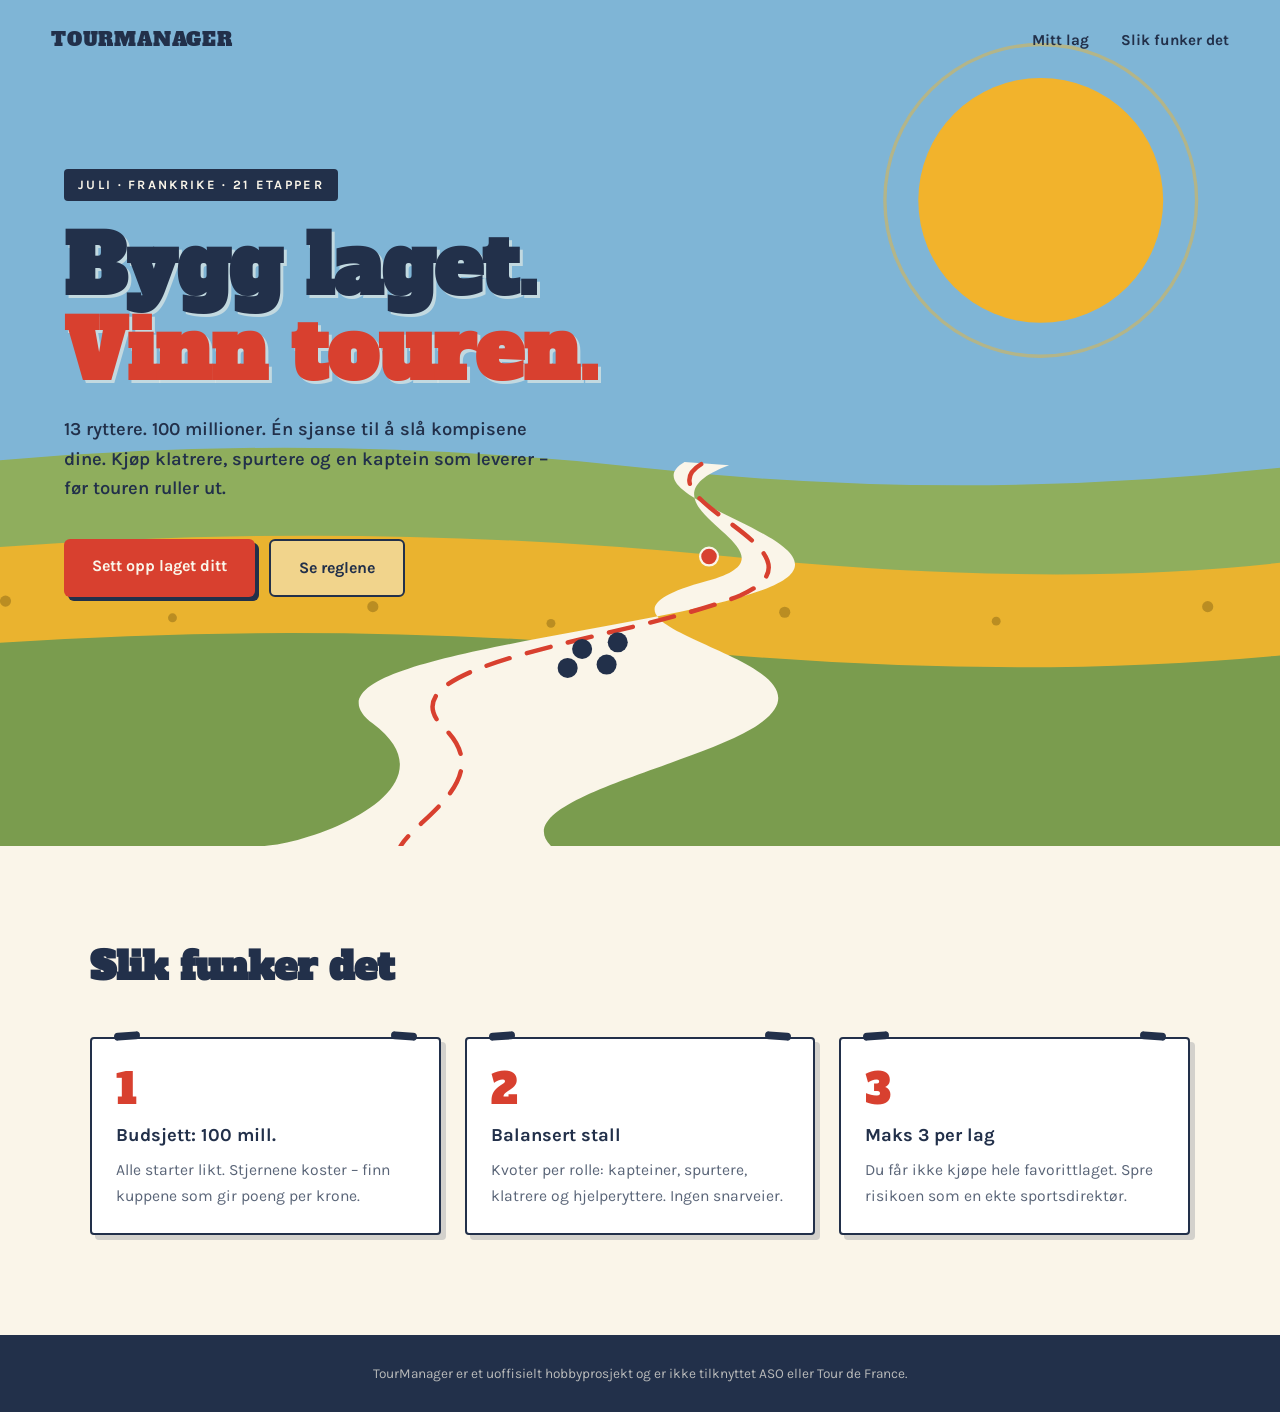
<file: src/main/resources/static/index.html>
<!DOCTYPE html>
<html lang="no">
<head>
  <meta charset="UTF-8">
  <meta name="viewport" content="width=device-width, initial-scale=1.0">
  <title>TourManager – Fantasy for Tour de France</title>
  <link rel="preconnect" href="https://fonts.googleapis.com">
  <link rel="preconnect" href="https://fonts.gstatic.com" crossorigin>
  <link href="https://fonts.googleapis.com/css2?family=Alfa+Slab+One&family=Karla:wght@400;600;700&display=swap" rel="stylesheet">
  <link rel="stylesheet" href="css/felles.css">
  <link rel="stylesheet" href="css/forside.css">
</head>
<body>

<header class="topplinje">
  <span class="logo">TOURMANAGER</span>
  <nav>
    <a href="lag.html">Mitt lag</a>
    <a href="#slik-funker-det">Slik funker det</a>
  </nav>
</header>

<main class="hero">

  <!-- Bakgrunn: sommerdag, sol, åkre og vei som snor seg mot horisonten -->
  <div class="plakat-bakgrunn" aria-hidden="true">
    <svg viewBox="0 0 1440 760" preserveAspectRatio="xMidYMax slice">
      <!-- Sol -->
      <circle class="sol" cx="1080" cy="180" r="110"/>
      <circle class="sol-ring" cx="1080" cy="180" r="140"/>

      <!-- Åsrygger / åkre i band -->
      <path class="aker aker-1" d="M0,430 Q360,380 720,420 T1440,400 L1440,760 L0,760 Z"/>
      <path class="aker aker-2" d="M0,505 Q400,460 800,500 T1440,480 L1440,760 L0,760 Z"/>
      <path class="aker aker-3" d="M0,590 Q380,550 760,585 T1440,570 L1440,760 L0,760 Z"/>

      <!-- Solsikkeprikker i det gule feltet -->
      <g class="solsikker">
        <circle cx="150" cy="540" r="5"/><circle cx="300" cy="555" r="4"/>
        <circle cx="480" cy="545" r="5"/><circle cx="640" cy="560" r="4"/>
        <circle cx="850" cy="550" r="5"/><circle cx="1040" cy="558" r="4"/>
        <circle cx="1230" cy="545" r="5"/><circle cx="1380" cy="556" r="4"/>
      </g>

      <!-- Veien: snor seg fra horisonten og ut mot betrakteren -->
      <path class="vei"
        d="M760,415 C700,450 940,490 830,530 C720,570 400,590 480,650 C560,710 420,760 380,760
           L640,760 C600,720 760,690 820,655 C930,590 620,565 780,522 C880,495 700,455 800,418 Z"/>
      <path class="vei-stripe"
        d="M775,417 C720,450 900,495 810,535 C710,575 480,595 545,655 C590,700 520,735 505,760"/>

      <!-- Pelotonen: små ryttere på vei mot mål -->
      <g class="peloton">
        <circle cx="700" cy="577" r="9"/>
        <circle cx="668" cy="583" r="9"/>
        <circle cx="690" cy="597" r="9"/>
        <circle cx="655" cy="600" r="9"/>
        <!-- utbryteren i gult -->
        <circle class="utbryter" cx="782" cy="500" r="8"/>
      </g>
    </svg>
  </div>

  <div class="hero-innhold">
    <p class="etappe-merke">Juli · Frankrike · 21 etapper</p>
    <h1>Bygg laget.<br><span class="rod">Vinn touren.</span></h1>
    <p class="ingress">
      13 ryttere. 100 millioner. Én sjanse til å slå kompisene dine.
      Kjøp klatrere, spurtere og en kaptein som leverer – før touren ruller ut.
    </p>
    <div class="knapper">
      <a class="knapp knapp-primar" href="lag.html">Sett opp laget ditt</a>
      <a class="knapp knapp-sekundar" href="#slik-funker-det">Se reglene</a>
    </div>
  </div>
</main>

<section id="slik-funker-det" class="regler">
  <h2>Slik funker det</h2>
  <div class="regel-grid">
    <!-- Regelkortene er stylet som startnummer -->
    <article class="regel-kort">
      <span class="startnummer">1</span>
      <h3>Budsjett: 100 mill.</h3>
      <p>Alle starter likt. Stjernene koster – finn kuppene som gir poeng per krone.</p>
    </article>
    <article class="regel-kort">
      <span class="startnummer">2</span>
      <h3>Balansert stall</h3>
      <p>Kvoter per rolle: kapteiner, spurtere, klatrere og hjelperyttere. Ingen snarveier.</p>
    </article>
    <article class="regel-kort">
      <span class="startnummer">3</span>
      <h3>Maks 3 per lag</h3>
      <p>Du får ikke kjøpe hele favorittlaget. Spre risikoen som en ekte sportsdirektør.</p>
    </article>
  </div>
</section>

<footer>
  <p>TourManager er et uoffisielt hobbyprosjekt og er ikke tilknyttet ASO eller Tour de France.</p>
</footer>

</body>
</html>
</file>
<file: src/main/resources/static/css/felles.css>
/* ============ TourManager – felles.css ============
   Delt av alle sider: palett, reset, basetypografi,
   toppmeny, filterchips og toast.
   Regel: brukes noe på mer enn én side, bor det her.
==================================================== */

:root {
  --himmel: #7FB5D6;
  --blekk: #22304A;
  --rod: #D8402F;
  --sol: #F2B32C;
  --eng: #8FAE5D;
  --eng-mork: #7A9C4E;
  --papir: #FAF5E9;
}

* { margin: 0; padding: 0; box-sizing: border-box; }

html { scroll-behavior: smooth; }

@media (prefers-reduced-motion: reduce) {
  html { scroll-behavior: auto; }
}

body {
  background: var(--papir);
  color: var(--blekk);
  font-family: 'Karla', sans-serif;
  line-height: 1.5;
}

/* ---------- Toppmeny (layout; farger settes per side) ---------- */

.topplinje {
  display: flex;
  justify-content: space-between;
  align-items: center;
  padding: 18px clamp(16px, 4vw, 64px);
}

.logo {
  font-family: 'Alfa Slab One', serif;
  font-size: 1.2rem;
  letter-spacing: 0.04em;
  color: inherit;
  text-decoration: none;
}

.topplinje nav a {
  color: inherit;
  text-decoration: none;
  font-weight: 700;
  font-size: 0.95rem;
  margin-left: 28px;
  border-bottom: 2px solid transparent;
  transition: border-color 0.15s;
}

.topplinje nav a:hover,
.topplinje nav a:focus-visible,
.topplinje nav a.aktiv { border-color: var(--rod); }

@media (max-width: 560px) {
  .topplinje nav a { margin-left: 16px; font-size: 0.85rem; }
}

/* ---------- Filterchips (brukes i markedet, gjenbrukbare) ---------- */

.filter-chip {
  background: #fff;
  border: 2px solid var(--blekk);
  color: var(--blekk);
  font-family: 'Karla', sans-serif;
  font-weight: 700;
  font-size: 0.78rem;
  border-radius: 999px;
  padding: 4px 12px;
  cursor: pointer;
  transition: background 0.12s, color 0.12s;
}

.filter-chip:hover,
.filter-chip:focus-visible { background: rgba(127, 181, 214, 0.25); }
.filter-chip.aktiv { background: var(--blekk); color: var(--papir); }

/* ---------- Felles fokusmarkering ---------- */

button:focus-visible,
input:focus-visible,
select:focus-visible,
a:focus-visible {
  outline: 3px solid var(--rod);
  outline-offset: 2px;
}

/* ---------- Toast ---------- */

.beskjed {
  position: fixed;
  left: 50%;
  bottom: 80px;
  transform: translateX(-50%) translateY(8px);
  background: var(--blekk);
  color: var(--papir);
  font-weight: 700;
  border-radius: 6px;
  padding: 12px 22px;
  box-shadow: 4px 4px 0 rgba(34, 48, 74, 0.3);
  border: 2px solid var(--papir);
  opacity: 0;
  transition: opacity 0.2s, transform 0.2s;
  pointer-events: none;
  z-index: 50;
  max-width: min(90vw, 480px);
  text-align: center;
}

.beskjed.vis { opacity: 1; transform: translateX(-50%) translateY(0); }
.beskjed.feil { background: var(--rod); }
</file>
<file: src/main/resources/static/css/forside.css>
/* ============ TourManager – forside.css ============
   Kun forsiden: hero med plakat-SVG, CTA-knapper,
   startnummer-regelkort og footer.
   Forutsetter at felles.css er lastet først.
===================================================== */

body { background: var(--himmel); line-height: 1.6; }

/* ---------- Toppmeny: flyter over heroen ---------- */

.topplinje {
  position: absolute;
  top: 0; left: 0; right: 0;
  z-index: 10;
  color: var(--blekk);
  padding-top: 24px;
  padding-bottom: 24px;
}

/* ---------- Hero ---------- */

.hero {
  position: relative;
  min-height: 94vh;
  display: flex;
  align-items: center;
  overflow: hidden;
}

.plakat-bakgrunn {
  position: absolute;
  inset: 0;
  z-index: 0;
}

.plakat-bakgrunn svg {
  width: 100%;
  height: 100%;
  display: block;
}

.sol      { fill: var(--sol); }
.sol-ring { fill: none; stroke: rgba(242, 179, 44, 0.45); stroke-width: 3; }

.aker-1 { fill: var(--eng); }
.aker-2 { fill: var(--sol); opacity: 0.92; }   /* solsikkefeltet */
.aker-3 { fill: var(--eng-mork); }

.solsikker circle { fill: rgba(96, 72, 12, 0.35); }

.vei { fill: var(--papir); }

.vei-stripe {
  fill: none;
  stroke: var(--rod);
  stroke-width: 4;
  stroke-dasharray: 22 16;
  stroke-linecap: round;
  animation: rull 14s linear infinite;
}

@keyframes rull {
  to { stroke-dashoffset: -380; }
}

.peloton circle { fill: var(--blekk); }
.peloton .utbryter { fill: var(--rod); stroke: var(--papir); stroke-width: 2; }

@media (prefers-reduced-motion: reduce) {
  .vei-stripe { animation: none; }
}

/* ---------- Hero-innhold ---------- */

.hero-innhold {
  position: relative;
  z-index: 1;
  max-width: 700px;
  padding: 120px clamp(20px, 5vw, 64px) 200px;
}

.etappe-merke {
  display: inline-block;
  font-size: 0.8rem;
  font-weight: 700;
  letter-spacing: 0.18em;
  text-transform: uppercase;
  color: var(--papir);
  background: var(--blekk);
  border-radius: 4px;
  padding: 6px 14px;
  margin-bottom: 24px;
}

h1 {
  font-family: 'Alfa Slab One', serif;
  font-size: clamp(2.8rem, 7.5vw, 5rem);
  line-height: 1.06;
  color: var(--blekk);
  text-shadow: 3px 3px 0 rgba(250, 245, 233, 0.55);
}

h1 .rod { color: var(--rod); }

.ingress {
  margin-top: 20px;
  font-size: 1.15rem;
  font-weight: 600;
  max-width: 500px;
}

/* ---------- Knapper ---------- */

.knapper {
  margin-top: 36px;
  display: flex;
  gap: 14px;
  flex-wrap: wrap;
}

.knapp {
  display: inline-block;
  text-decoration: none;
  font-weight: 700;
  font-size: 1rem;
  padding: 14px 28px;
  border-radius: 6px;
  transition: transform 0.12s, box-shadow 0.12s;
}

.knapp:active { transform: translate(2px, 2px); box-shadow: none; }

.knapp-primar {
  background: var(--rod);
  color: var(--papir);
  box-shadow: 4px 4px 0 var(--blekk);
}

.knapp-primar:hover,
.knapp-primar:focus-visible {
  transform: translate(-1px, -1px);
  box-shadow: 5px 5px 0 var(--blekk);
}

.knapp-sekundar {
  color: var(--blekk);
  border: 2px solid var(--blekk);
  background: rgba(250, 245, 233, 0.5);
}

.knapp-sekundar:hover,
.knapp-sekundar:focus-visible { background: var(--papir); }

/* ---------- Regler (startnummer-kort) ---------- */

.regler {
  background: var(--papir);
  padding: 90px clamp(20px, 5vw, 64px) 100px;
}

.regler h2 {
  font-family: 'Alfa Slab One', serif;
  font-size: clamp(1.7rem, 4vw, 2.4rem);
  margin: 0 auto 40px;
  max-width: 1100px;
}

.regel-grid {
  display: grid;
  grid-template-columns: repeat(auto-fit, minmax(260px, 1fr));
  gap: 24px;
  max-width: 1100px;
  margin: 0 auto;
}

.regel-kort {
  position: relative;
  background: #fff;
  border: 2px solid var(--blekk);
  border-radius: 4px;
  padding: 30px 24px 24px;
  box-shadow: 5px 5px 0 rgba(34, 48, 74, 0.18);
}

/* sikkerhetsnåler */
.regel-kort::before,
.regel-kort::after {
  content: "";
  position: absolute;
  top: -7px;
  width: 26px;
  height: 8px;
  background: var(--blekk);
  border-radius: 999px;
}

.regel-kort::before { left: 22px; transform: rotate(-4deg); }
.regel-kort::after  { right: 22px; transform: rotate(4deg); }

.startnummer {
  display: block;
  font-family: 'Alfa Slab One', serif;
  font-size: 2.6rem;
  line-height: 1;
  color: var(--rod);
  margin-bottom: 10px;
}

.regel-kort h3 {
  font-size: 1.15rem;
  margin-bottom: 8px;
}

.regel-kort p {
  font-size: 0.98rem;
  color: rgba(34, 48, 74, 0.75);
}

/* ---------- Footer ---------- */

footer {
  background: var(--blekk);
  color: rgba(250, 245, 233, 0.7);
  padding: 28px clamp(20px, 5vw, 64px);
  font-size: 0.85rem;
  text-align: center;
}

/* ---------- Mobil ---------- */

@media (max-width: 560px) {
  .hero-innhold { padding-top: 100px; padding-bottom: 240px; }
}
</file>
